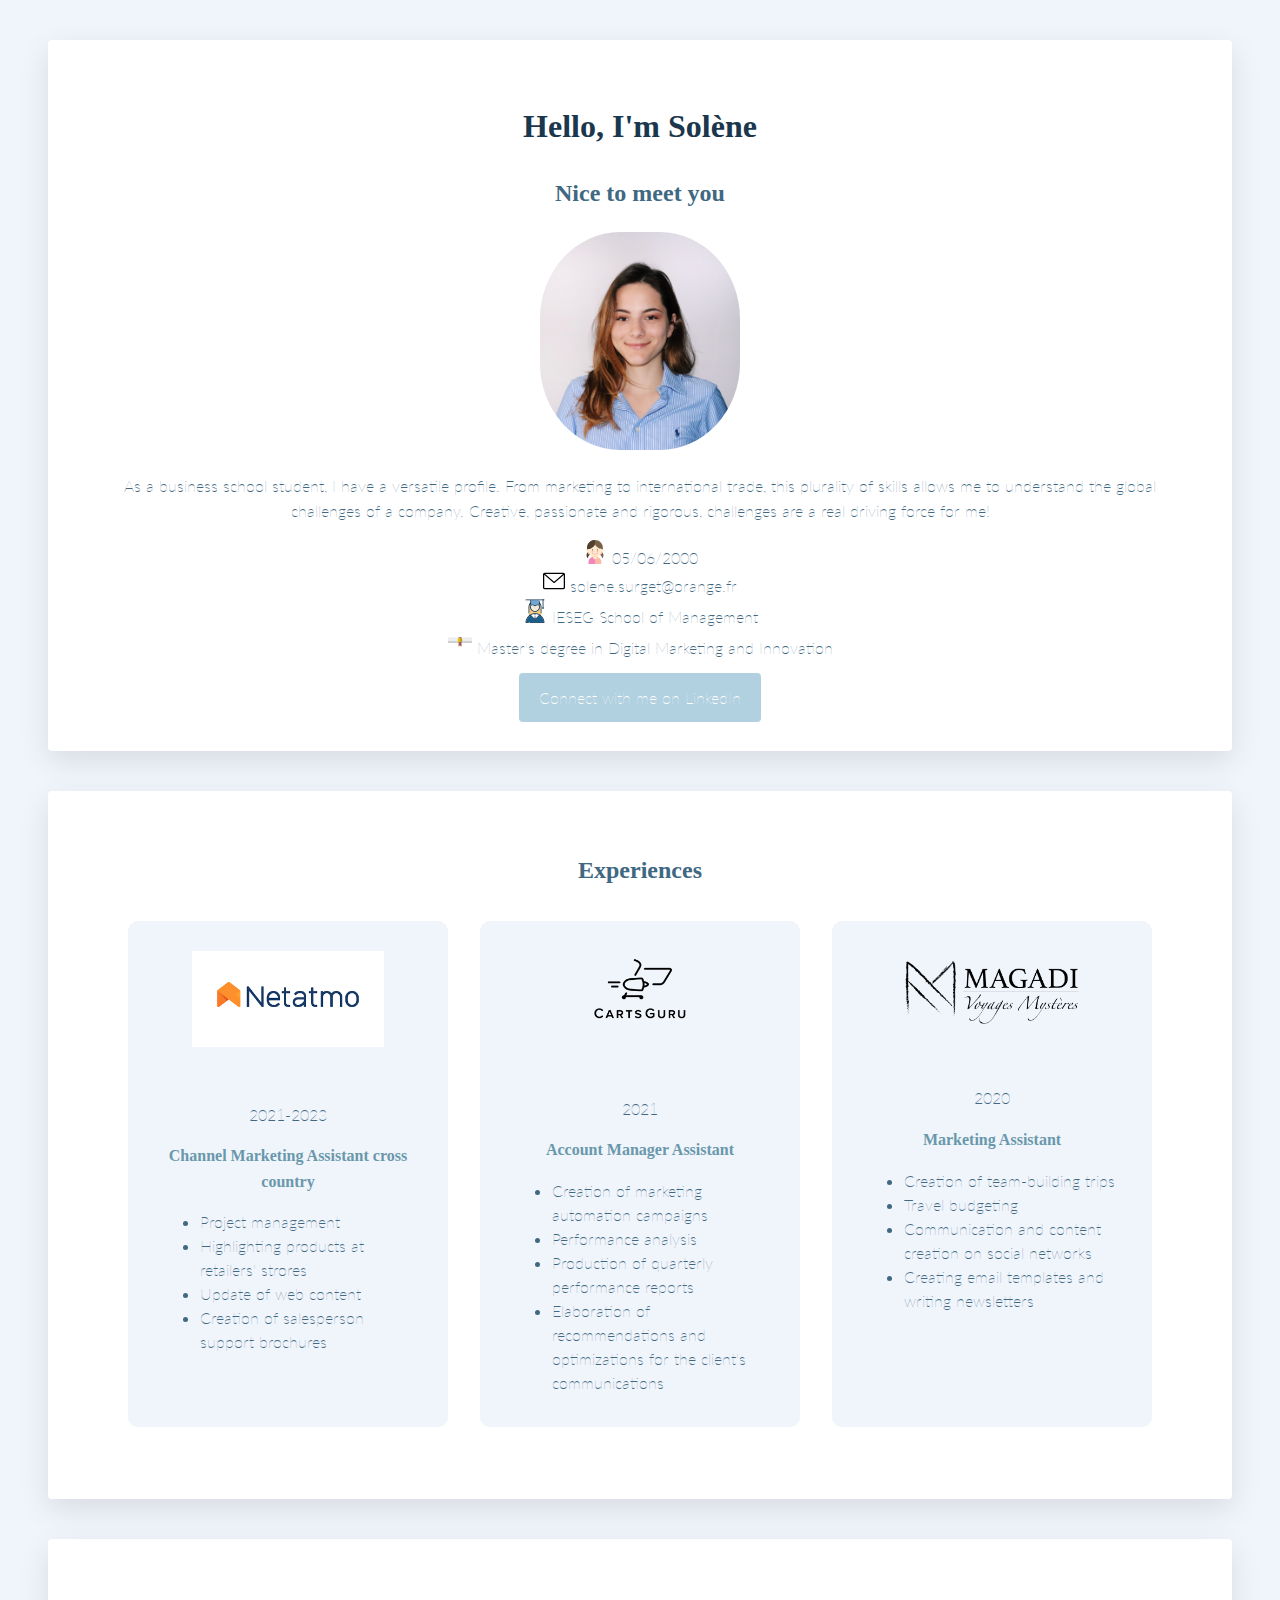
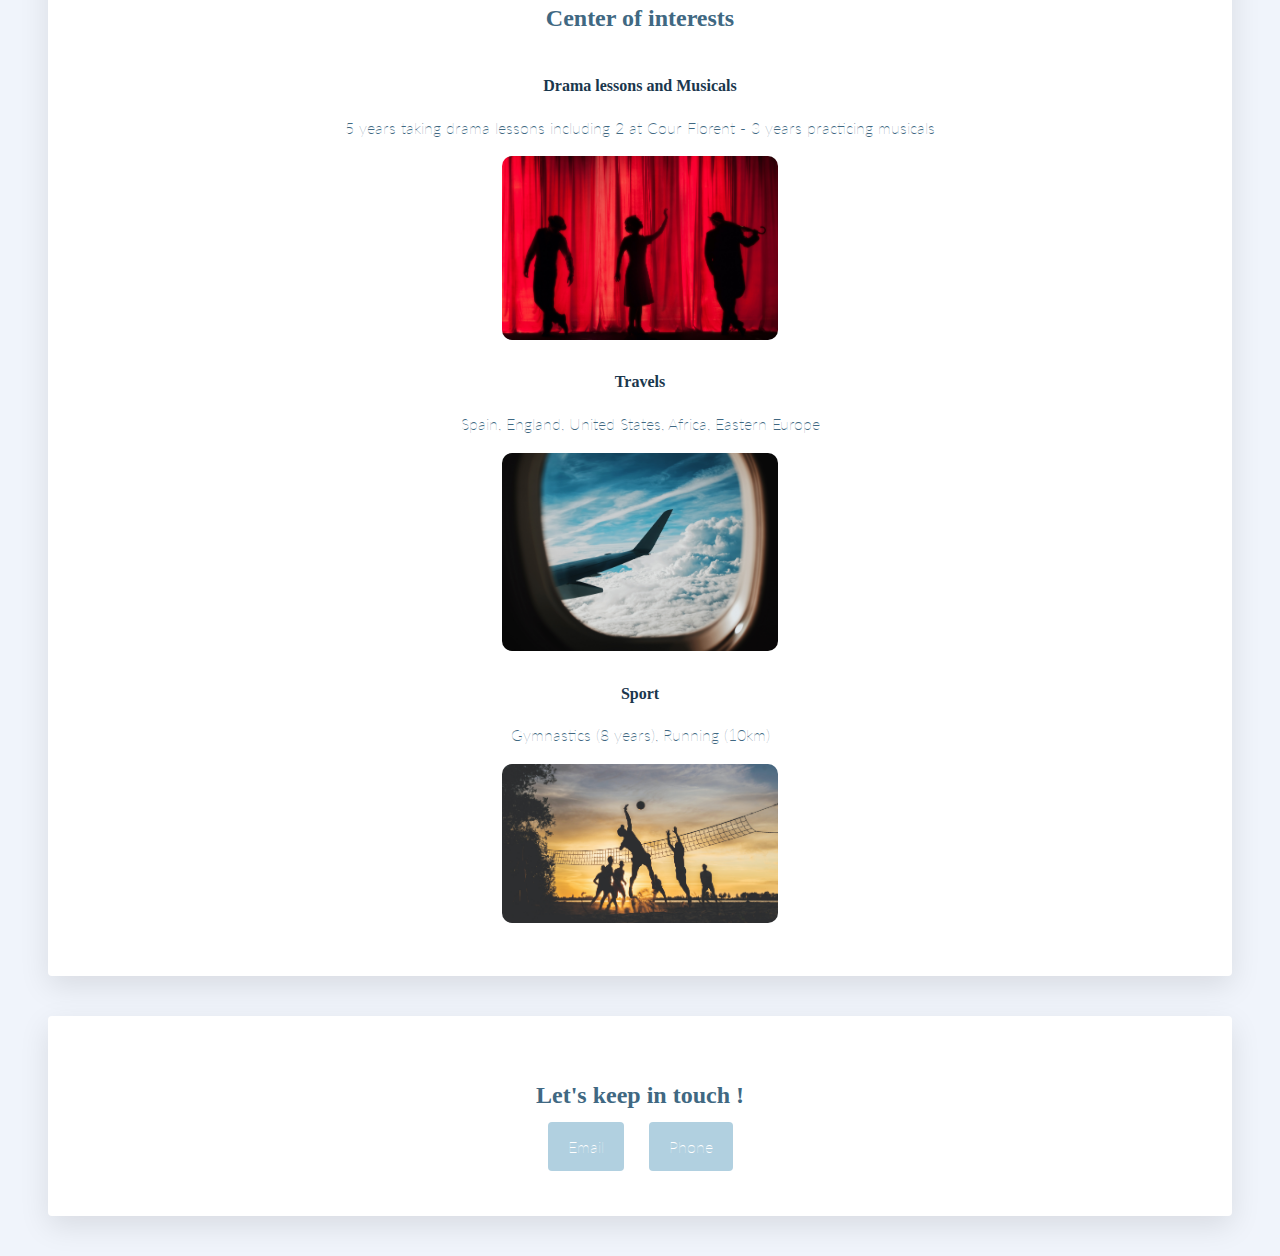
<file: index.html>
<!doctype html>
<html>

	<head>
		<title>Solène Surget</title>
		<meta name="description" content="Découvrez mon profil">
		<meta charset="UTF-8">
		<link rel="preconnect" href="https://fonts.googleapis.com">
		<link rel="preconnect" href="https://fonts.gstatic.com" crossorigin>
		<link href="https://fonts.googleapis.com/css2?family=Lato:wght@300&display=swap" rel="stylesheet">
		<link rel="stylesheet" href="style.css">
	</head>

	<body>

<div class=container>
		<div class="card-white" id="introduction">
			<h1>Hello, I'm Solène</h1>
			<h2>Nice to meet you</h2>
				<img src="images/profile.jpg" alt="Solène Surget" id=profile>
				<p> 
					As a business school student, I have a versatile profile. From marketing to international trade, this plurality of skills allows me to understand the global challenges of a company. Creative, passionate and rigorous, challenges are a real driving force for me!
				</p>
				<ul id=liste style="list-style-type:none;">
						<li> <img src="images/baby.svg" width="24px" height="auto"> 05/06/2000</li>
						<li> <img src="images/mail.svg" width="22px" height="auto"> solene.surget@orange.fr</li>
						<li> <img src="images/ieseg.svg" width="24px" height="auto"> IESEG School of Management</li>
						<li> <img src="images/diplome.svg" width="24px" height="auto"> Master's degree in Digital Marketing and Innovation</li>
				</ul>
			<a href="https://www.linkedin.com/in/sol%C3%A8ne-surget-7b6045174/" class="btn-blue" target="_blank">Connect with me on LinkedIn</a> 
		</div>
		

		<div class="card-white"> 
				<h2>Experiences</h2>

				<div class="site-container">
						<div class="article-container">
							<article class="article-card">
								<figure class="article-image"> 
									<img src="images/netatmo.png" alt="Netatmo"/>
								</figure>
								<div class="article-content">
									<p>2021-2023</p>
									<h3 class="card-title">Channel Marketing Assistant cross country</h3>
									<ul class="card-excerp">
										<li>Project management</li>
										<li>Highlighting products at retailers' strores</li>
										<li>Update of web content</li>
										<li>Creation of salesperson support brochures</li>
									</ul>
								</div>
							</article>
							<article class="article-card">
									<figure class="article-image"> 
										<img src="images/bcn.png" alt="Carts" style="height: 90px"/>
									</figure>
									<div class="article-content">
										<p>2021</p>
										<h3 class="card-title">Account Manager Assistant</h3>
										<ul class="card-excerp">
											<li>Creation of marketing automation campaigns</li>
											<li>Performance analysis</li>
											<li>Production of quarterly performance reports</li>
											<li>Elaboration of recommendations and optimizations for the client's communications</li>
										</ul>
									</div>
								</article>
								<article class="article-card">
										<figure class="article-image"> 
											<img src="images/stage.png" alt="Magadi"/>
										</figure>
										<div class="article-content">
											<p>2020</p>
											<h3 class="card-title">Marketing Assistant</h3>
											<ul class="card-excerp">
												<li>Creation of team-building trips</li>
												<li>Travel budgeting</li>
												<li>Communication and content creation on social networks</li>
												<li>Creating email templates and writing newsletters</li>
											</ul>
										</div>
									</article>
						</div>
					</div>
		</div>

		<div class="card-white">
			<div class="interet">
				<h2>Center of interests</h2>
				<div class="interet-item">
					<h3>Drama lessons and Musicals</h3>
					<p>5 years taking drama lessons including 2 at Cour Florent - 3 years practicing musicals</p>
					<img src="images/theatre.jpg" alt="Théâtre">
				</div>

				<div class="interet-item">
					<h3>Travels</h3>
					<p>Spain, England, United States, Africa, Eastern Europe</p>
					<img src="images/voyage.jpg" alt="Solène Surget">
				</div>

				<div class="interet-item">
					<h3>Sport</h3>
					<p>Gymnastics (8 years), Running (10km)</p>
					<img src="images/sport.jpg" alt="Solène Surget">
				</div>
			</div>
		</div>
		

		<div class="card-white">
				<h2>Let's keep in touch !</h2>

				<ul class="list">
					<li><a href="mailto:solene.surget@ieseg.fr" class="btn-mail" target="_blank">Email</a></li>
					<li><a href="tel:+33661478825" class="btn-tel" target="_blank">Phone</a></li>
				</ul>
		</div>
</div>
</body>
</html>
</file>
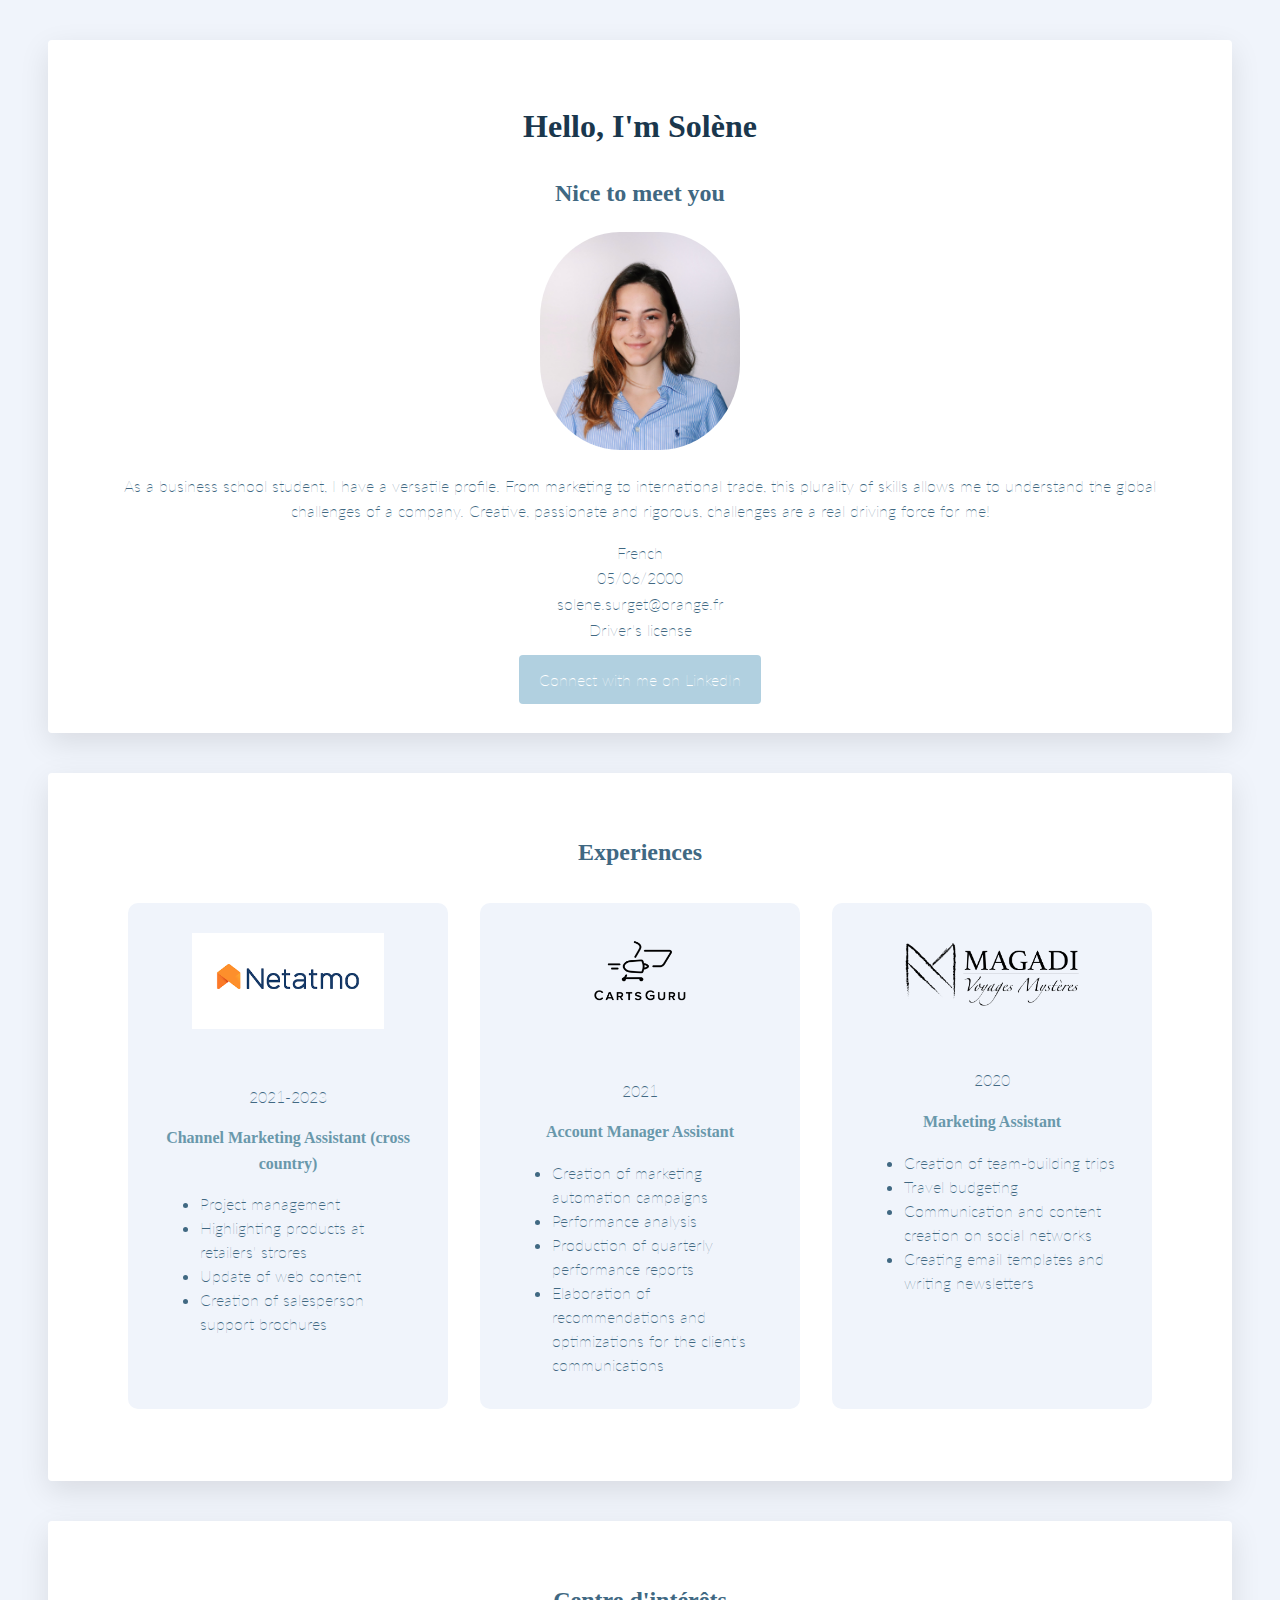
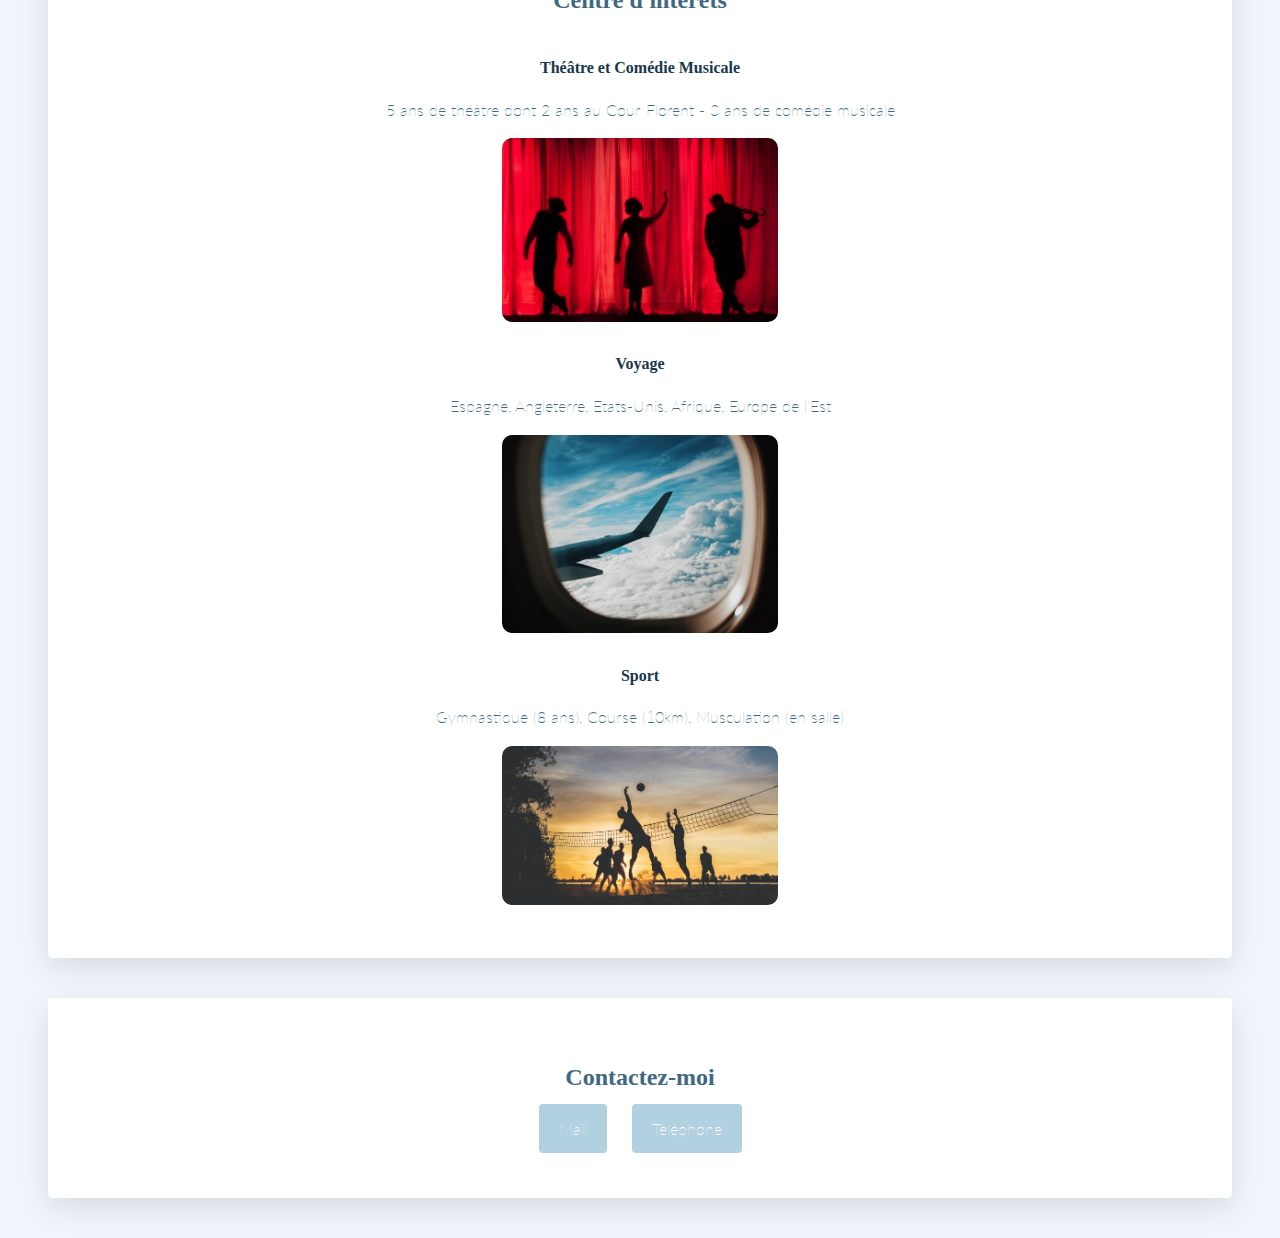
<file: index-cv.html>
<!doctype html>
<html>

	<head>
		<title>Solène Surget</title>
		<meta name="description" content="Découvrez mon profil">
		<meta charset="UTF-8">
		<link rel="preconnect" href="https://fonts.googleapis.com">
		<link rel="preconnect" href="https://fonts.gstatic.com" crossorigin>
		<link href="https://fonts.googleapis.com/css2?family=Lato:wght@300&display=swap" rel="stylesheet">
		<link rel="stylesheet" href="style-cv.css">
	</head>

	<body>

<div class=container>
		<div class="card-white" id="introduction">
			<h1>Hello, I'm Solène</h1>
			<h2>Nice to meet you</h2>
				<img src="images/profile.jpg" alt="Solène Surget" id=profile>
				<p> 
					As a business school student, I have a versatile profile. From marketing to international trade, this plurality of skills allows me to understand the global challenges of a company. Creative, passionate and rigorous, challenges are a real driving force for me!
				</p>
				<ul id=liste style="list-style-type:none;">
						<li>French</li>
						<li>05/06/2000</li>
						<li>solene.surget@orange.fr</li>
						<li>Driver's license</li>
				</ul>
			<a href="https://www.linkedin.com/in/sol%C3%A8ne-surget-7b6045174/" class="btn-blue" target="_blank">Connect with me on LinkedIn</a> 
		</div>
		

		<div class="card-white"> 
				<h2>Experiences</h2>

				<div class="site-container">
						<div class="article-container">
							<article class="article-card">
								<figure class="article-image"> 
									<img src="images/netatmo.png" alt="Netatmo"/>
								</figure>
								<div class="article-content">
									<p>2021-2023</p>
									<h3 class="card-title">Channel Marketing Assistant (cross country)</h3>
									<ul class="card-excerp">
										<li>Project management</li>
										<li>Highlighting products at retailers' strores</li>
										<li>Update of web content</li>
										<li>Creation of salesperson support brochures</li>
									</ul>
								</div>
							</article>
							<article class="article-card">
									<figure class="article-image"> 
										<img src="images/bcn.png" alt="Carts" style="height: 90px"/>
									</figure>
									<div class="article-content">
										<p>2021</p>
										<h3 class="card-title">Account Manager Assistant</h3>
										<ul class="card-excerp">
											<li>Creation of marketing automation campaigns</li>
											<li>Performance analysis</li>
											<li>Production of quarterly performance reports</li>
											<li>Elaboration of recommendations and optimizations for the client's communications</li>
										</ul>
									</div>
								</article>
								<article class="article-card">
										<figure class="article-image"> 
											<img src="images/stage.png" alt="Magadi"/>
										</figure>
										<div class="article-content">
											<p>2020</p>
											<h3 class="card-title">Marketing Assistant</h3>
											<ul class="card-excerp">
												<li>Creation of team-building trips</li>
												<li>Travel budgeting</li>
												<li>Communication and content creation on social networks</li>
												<li>Creating email templates and writing newsletters</li>
											</ul>
										</div>
									</article>
						</div>
					</div>
		</div>

		<div class="card-white">
			<div class="interet">
				<h2>Centre d'intérêts</h2>
				<div class="interet-item">
					<h3>Théâtre et Comédie Musicale</h3>
					<p>5 ans de théâtre dont 2 ans au Cour Florent - 3 ans de comédie musicale</p>
					<img src="images/theatre.jpg" alt="Théâtre">
				</div>

				<div class="interet-item">
					<h3>Voyage</h3>
					<p>Espagne, Angleterre, Etats-Unis, Afrique, Europe de l'Est</p>
					<img src="images/voyage.jpg" alt="Solène Surget">
				</div>

				<div class="interet-item">
					<h3>Sport</h3>
					<p>Gymnastique (8 ans), Course (10km), Musculation (en salle)</p>
					<img src="images/sport.jpg" alt="Solène Surget">
				</div>
			</div>
		</div>
		

		<div class="card-white">
				<h2>Contactez-moi</h2>

				<ul class="list">
					<li><a href="mailto:solene.surget@ieseg.fr" class="btn-mail" target="_blank">Mail</a></li>
					<li><a href="tel:+33661478825" class="btn-tel" target="_blank">Téléphone</a></li>
				</ul>
		</div>
</div>

</html>
</file>
<file: style.css>
/* fonts, sizes & colors */

body{
	font-family: 'lato', sans-serif;
	line-height: 1.6;
	font-weight: 100;
  font-size: 16px;
  background-color: #f0f4fb;
}

h1, h2, h3{
  font-family: georgia;
}


h1{
  color: #1A374D;
  font-size: 32px;
}

h2{
  color: #406882;
  font-size: 24px;
}

h3{
  color: #1A374D;
  font-size: 16px;
}

a{
	text-decoration: none;
  text-align: center;
  transition: color 0.3 ease;
}

a:hover{
  background-color: #6998AB;
  font-weight: bold;
}

p{
	text-align: center;
	color: #406882;  
}

ul{
  text-align: center;
	color: #406882; 
}

/* custom design with class */

#profile{
max-width: 200px;
height: auto;
border-radius: 40%;
}

#liste{
  text-align: center;
  align-content: center;
  padding: 0px 20px;
  margin-bottom: 25px;
}

#interet{
  height: auto;
  align-content: center;
}

.container{
  width: 1200px;
  margin: 2rem auto;
  max-width: calc(100% - 80px)
}

.card-white{
  background-color: white;
  margin: 40px 0px;
  padding: 40px;
  box-shadow: 0px 10px 30px rgba(0, 0, 0, 0.1);
  border-radius: 4px;
  text-align: center;
}

#introduction p {
  margin-bottom: 10px;
}

.btn-blue{
  background-color: #B1D0E0;
  color: white;
  padding: 15px 20px;
  border-radius: 4px;
  align-content: center;
}

.btn-mail{
  background-color: #B1D0E0;
  color: white;
  padding: 15px 20px;
  border-radius: 4px;
  align-content: center; 
}

.btn-tel{
  background-color: #B1D0E0;
  color: white;
  padding: 15px 20px;
  border-radius: 4px;
  align-content: center; 
}

.site-container{
  margin: 2rem auto;
  max-width: calc(100% - 80px);
}

.article-container{
  display: grid;
  grid-template-columns: repeat(auto-fill, minmax(265px, 1Fr));
  gap: 2rem;
}

.article-image{
  margin: 0;
  padding: 0;
  overflow: hidden;
}

.interet-item{
  margin: 0;
  padding: 0;
  overflow: hidden;
  display: inline-block;
}

.interet-item img{
  max-width: 25%;
  height: auto;
  border-radius: 10px 10px 10px 10px;
}

.article-image img{
  padding-top: 30px;
  max-width: 60%;
  height: auto;
  border-radius: 10px 10px 0 0;
}


.article-card{
  background: #f0f4fb;
  border-radius: 10px;
  transition: O.3s;
}

.article-card:hover{
  box-shadow: 0 4px 20px 0 rgba(34, 68, 123, 0.2);
  cursor: pointer;
}

.article-content{
  padding: 2rem;
}

.article-content .card-category{
  font-size: 0.875rem;
  text-transform: uppercase;
  letter-spacing: 0.1em;
  font-weight: 600;
  color: #406882;
  display: block;
  text-decoration: none;
}

.article-content .card-title{
  margin: 1rem 0;
  color: #6998AB;
}

.article-content .card-excerp{
  font-size: 1rem;
  line-height: 1.5rem;
  color: #406882;
  margin: 0;
  text-align: left;
}

.cards{
  display: grid;
  grid-template-columns: 1fr 1fr 1fr;
  grid-gap: 16px;
  padding: 40px;
  margin: 10px auto;
}


.list{
  list-style: none;
  padding-left: 0px;

}

.list li{
  display: inline;
  padding: 10px;
}
</file>
<file: style-cv.css>
/* fonts, sizes & colors */

body{
	font-family: 'lato', sans-serif;
	line-height: 1.6;
	font-weight: 100;
  font-size: 16px;
  background-color: #f0f4fb;
}

h1, h2, h3{
  font-family: georgia;
}


h1{
  color: #1A374D;
  font-size: 32px;
}

h2{
  color: #406882;
  font-size: 24px;
}

h3{
  color: #1A374D;
  font-size: 16px;
}

a{
	text-decoration: none;
  text-align: center;
  transition: color 0.3 ease;
}

a:hover{
  background-color: #6998AB;
  font-weight: bold;
}

p{
	text-align: center;
	color: #406882;  
}

ul{
  text-align: center;
	color: #406882; 
}

/* custom design with class */

#profile{
max-width: 200px;
height: auto;
border-radius: 40%;
}

#liste{
  text-align: center;
  align-content: center;
  padding: 0px 20px;
  margin-bottom: 25px;
}

#interet{
  height: auto;
  align-content: center;
}

.container{
  width: 1200px;
  margin: 2rem auto;
  max-width: calc(100% - 80px)
}

.card-white{
  background-color: white;
  margin: 40px 0px;
  padding: 40px;
  box-shadow: 0px 10px 30px rgba(0, 0, 0, 0.1);
  border-radius: 4px;
  text-align: center;
}

#introduction p {
  margin-bottom: 10px;
}

.btn-blue{
  background-color: #B1D0E0;
  color: white;
  padding: 15px 20px;
  border-radius: 4px;
  align-content: center;
}

.btn-mail{
  background-color: #B1D0E0;
  color: white;
  padding: 15px 20px;
  border-radius: 4px;
  align-content: center; 
}

.btn-tel{
  background-color: #B1D0E0;
  color: white;
  padding: 15px 20px;
  border-radius: 4px;
  align-content: center; 
}

.site-container{
  margin: 2rem auto;
  max-width: calc(100% - 80px);
}

.article-container{
  display: grid;
  grid-template-columns: repeat(auto-fill, minmax(265px, 1Fr));
  gap: 2rem;
}

.article-image{
  margin: 0;
  padding: 0;
  overflow: hidden;
}

.interet-item{
  margin: 0;
  padding: 0;
  overflow: hidden;
  display: inline-block;
}

.interet-item img{
  max-width: 25%;
  height: auto;
  border-radius: 10px 10px 10px 10px;
}

.article-image img{
  padding-top: 30px;
  max-width: 60%;
  height: auto;
  border-radius: 10px 10px 0 0;
}


.article-card{
  background: #f0f4fb;
  border-radius: 10px;
  transition: O.3s;
}

.article-card:hover{
  box-shadow: 0 4px 20px 0 rgba(34, 68, 123, 0.2);
  cursor: pointer;
}

.article-content{
  padding: 2rem;
}

.article-content .card-category{
  font-size: 0.875rem;
  text-transform: uppercase;
  letter-spacing: 0.1em;
  font-weight: 600;
  color: #406882;
  display: block;
  text-decoration: none;
}

.article-content .card-title{
  margin: 1rem 0;
  color: #6998AB;
}

.article-content .card-excerp{
  font-size: 1rem;
  line-height: 1.5rem;
  color: #406882;
  margin: 0;
  text-align: left;
}

.cards{
  display: grid;
  grid-template-columns: 1fr 1fr 1fr;
  grid-gap: 16px;
  padding: 40px;
  margin: 10px auto;
}


.list{
  list-style: none;
  padding-left: 0px;

}

.list li{
  display: inline;
  padding: 10px;
}
</file>
